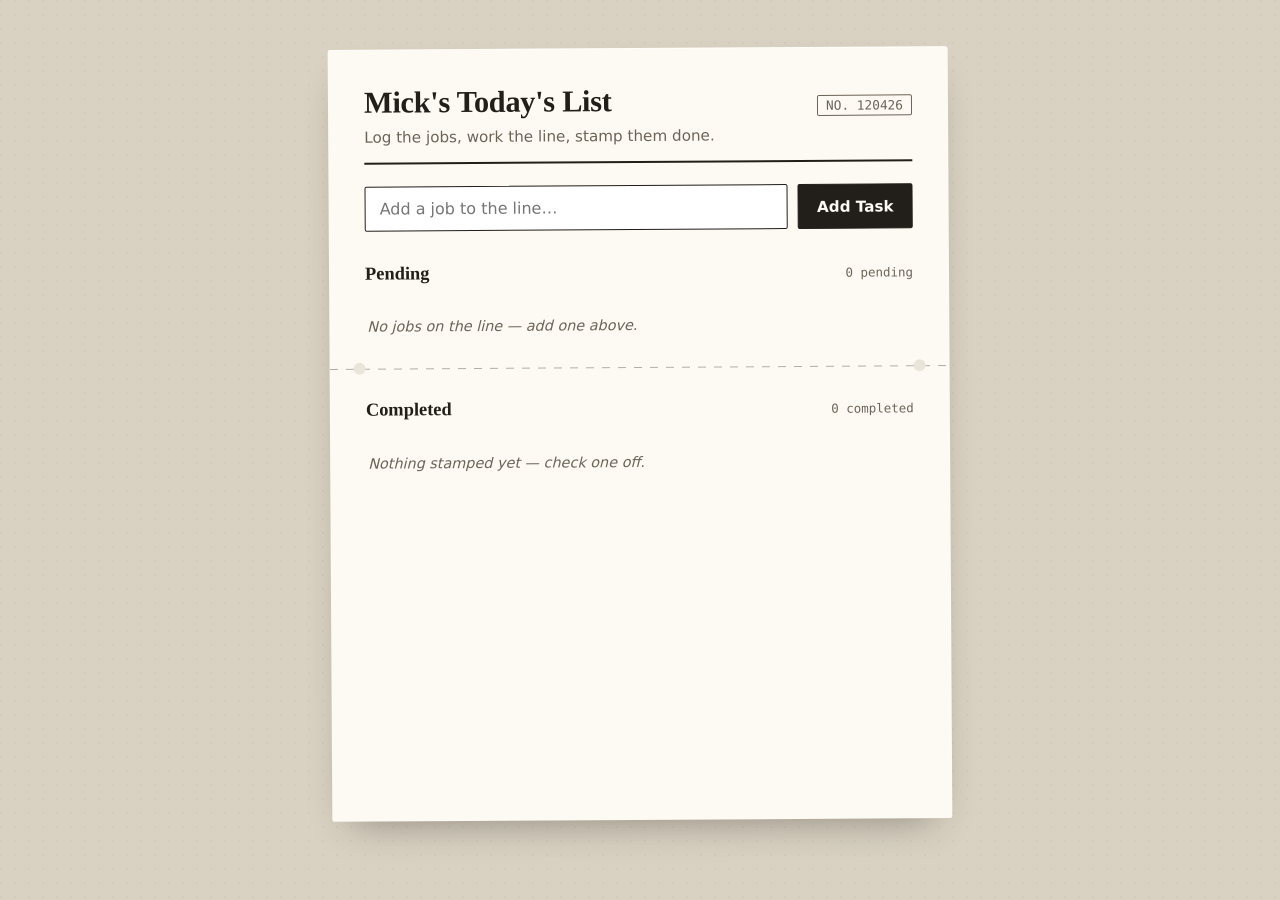
<file: WebDev-Level2- To-Do Web App/index.html>
<!DOCTYPE html>
<html lang="en">
<head>
<meta charset="UTF-8">
<meta name="viewport" content="width=device-width, initial-scale=1.0">
<title>Today's List — Task Ticket</title>


<link rel="stylesheet" href="style.css">
</head>
<body>

<main class="docket">
  <header class="docket__header">
    <div class="docket__title-row">
      <h1>Mick's Today's List</h1>
      <span class="docket__stamp-date" id="docketDate"></span>
    </div>
    <p class="docket__sub">Log the jobs, work the line, stamp them done.</p>
  </header>

  <form class="docket__intake" id="addForm" autocomplete="off">
    <input type="text" id="taskInput" placeholder="Add a job to the line…" maxlength="140" aria-label="New task">
    <button type="submit" class="btn btn--add">Add Task</button>
  </form>

  <section class="docket__section" aria-labelledby="pendingHeading">
    <div class="docket__section-head">
      <h2 id="pendingHeading">Pending</h2>
      <span class="docket__count" id="pendingCount">0 pending</span>
    </div>
    <ul class="docket__list" id="pendingList"></ul>
    <p class="docket__empty" id="pendingEmpty">No jobs on the line — add one above.</p>
  </section>

  <div class="docket__perf" aria-hidden="true"></div>

  <section class="docket__section" aria-labelledby="completedHeading">
    <div class="docket__section-head">
      <h2 id="completedHeading">Completed</h2>
      <span class="docket__count" id="completedCount">0 completed</span>
    </div>
    <ul class="docket__list" id="completedList"></ul>
    <p class="docket__empty" id="completedEmpty">Nothing stamped yet — check one off.</p>
  </section>
</main>

<template id="taskTemplate">
  <li class="task">
    <button class="task__toggle" type="button" aria-label="Mark task complete"></button>
    <div class="task__body">
      <span class="task__text"></span>
      <input class="task__edit-input" type="text" maxlength="140">
      <span class="task__time"></span>
    </div>
    <div class="task__actions">
      <button class="task__icon-btn task__edit" type="button" aria-label="Edit task">✎</button>
      <button class="task__icon-btn task__delete" type="button" aria-label="Delete task">✕</button>
    </div>
  </li>
</template>

<script src="script.js"></script>
</body>
</html>
</file>
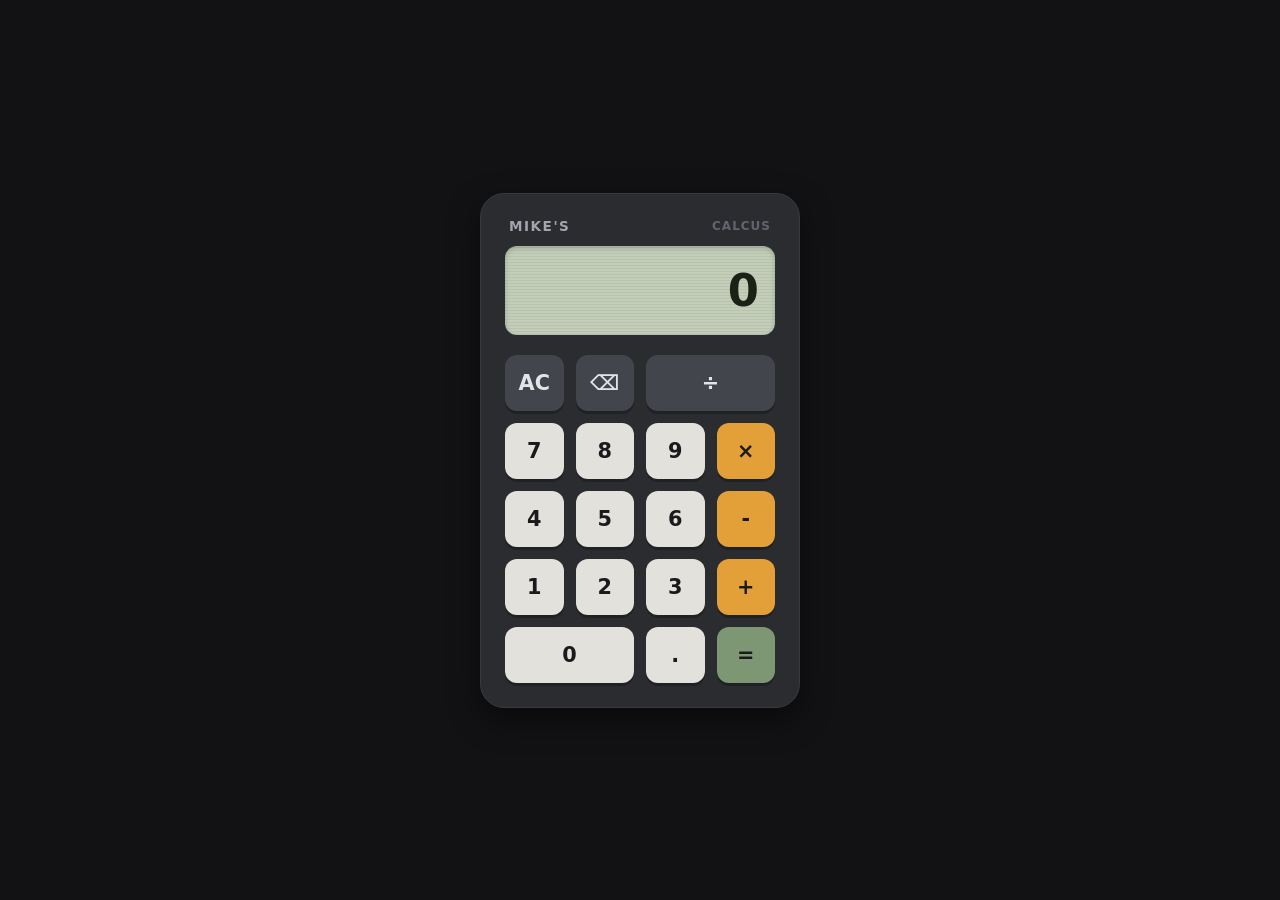
<file: WebDev-Level2-Calculator/index.html>
<!DOCTYPE html>
<html lang="en">
<head>
  <meta charset="UTF-8" />
  <meta name="viewport" content="width=device-width, initial-scale=1.0"/>
  <title>Calculator</title>
  <link rel="stylesheet" href="style.css" />
</head>
<body>
  <div class="calculator">
    <div class="calc-header">
      <span class="brand">MIKE'S</span>
      <span class="model">CALCUS</span>
    </div>
    <div id="display" class="display">0</div>
    <div class="buttons">
      <button class="btn btn-dark" data-action="clear">AC</button>
      <button class="btn btn-dark" data-action="backspace">⌫</button>
      <button class="btn btn-dark btn-wide" data-action="operator" data-value="/">÷</button>

      <button class="btn btn-light" data-value="7">7</button>
      <button class="btn btn-light" data-value="8">8</button>
      <button class="btn btn-light" data-value="9">9</button>
      <button class="btn btn-orange" data-action="operator" data-value="*">×</button>

      <button class="btn btn-light" data-value="4">4</button>
      <button class="btn btn-light" data-value="5">5</button>
      <button class="btn btn-light" data-value="6">6</button>
      <button class="btn btn-orange" data-action="operator" data-value="-">-</button>

      <button class="btn btn-light" data-value="1">1</button>
      <button class="btn btn-light" data-value="2">2</button>
      <button class="btn btn-light" data-value="3">3</button>
      <button class="btn btn-orange" data-action="operator" data-value="+">+</button>

      <button class="btn btn-light btn-zero" data-value="0">0</button>
      <button class="btn btn-light" data-value=".">.</button>
      <button class="btn btn-green" data-action="calculate">=</button>
    </div>
  </div>
  <script src="script.js"></script>
</body>
</html>
</file>
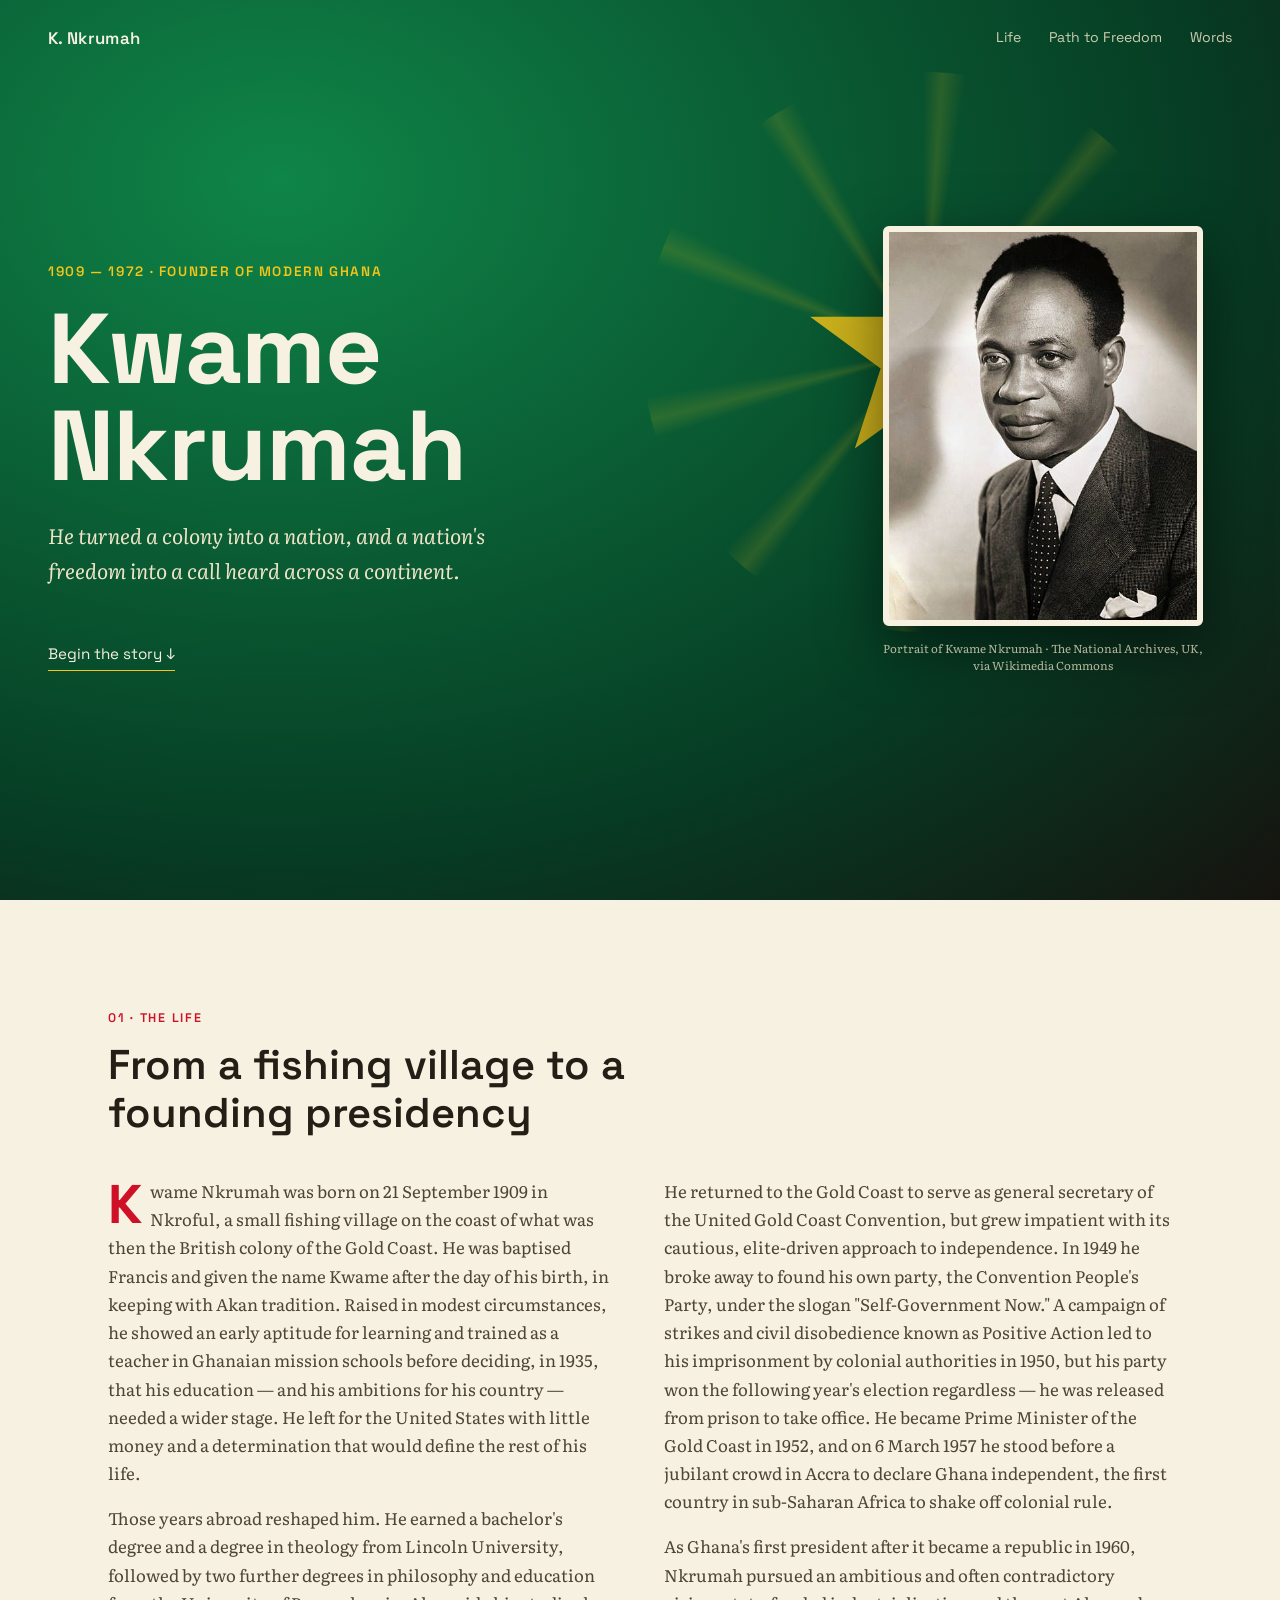
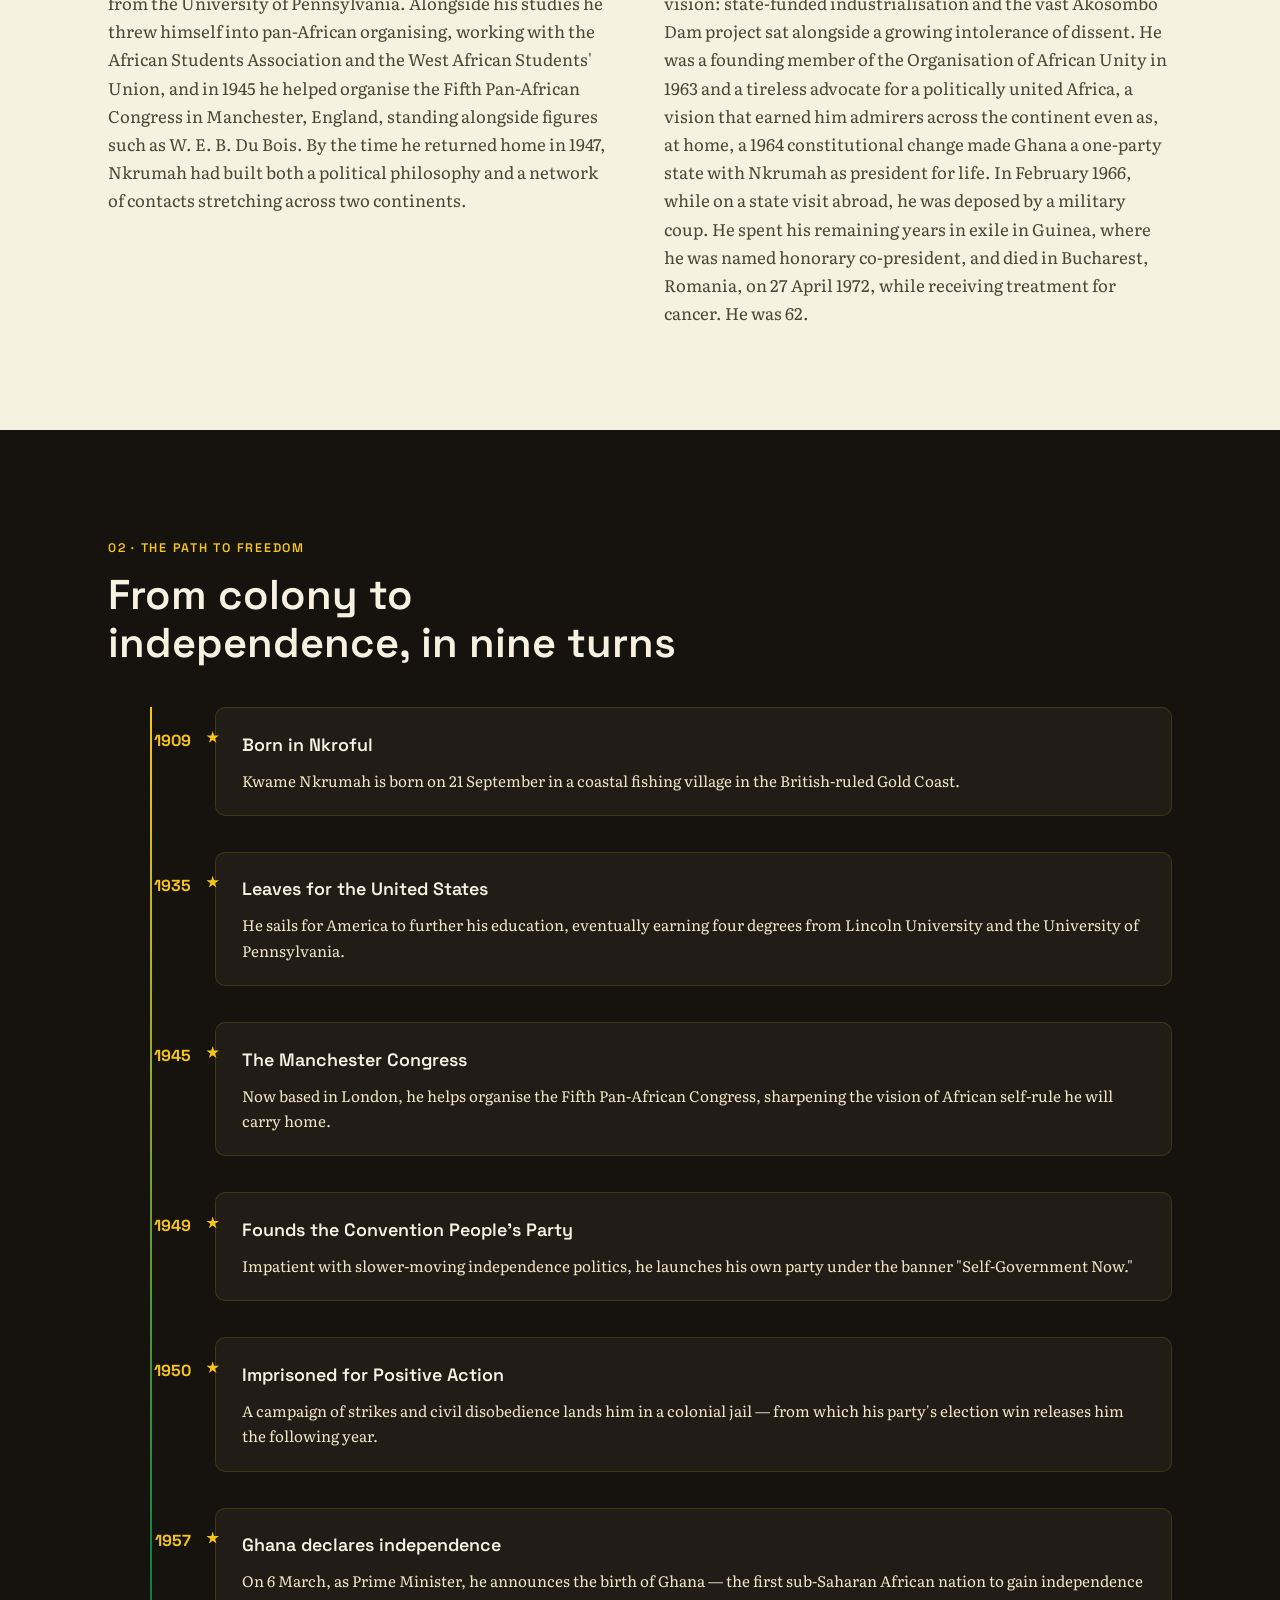
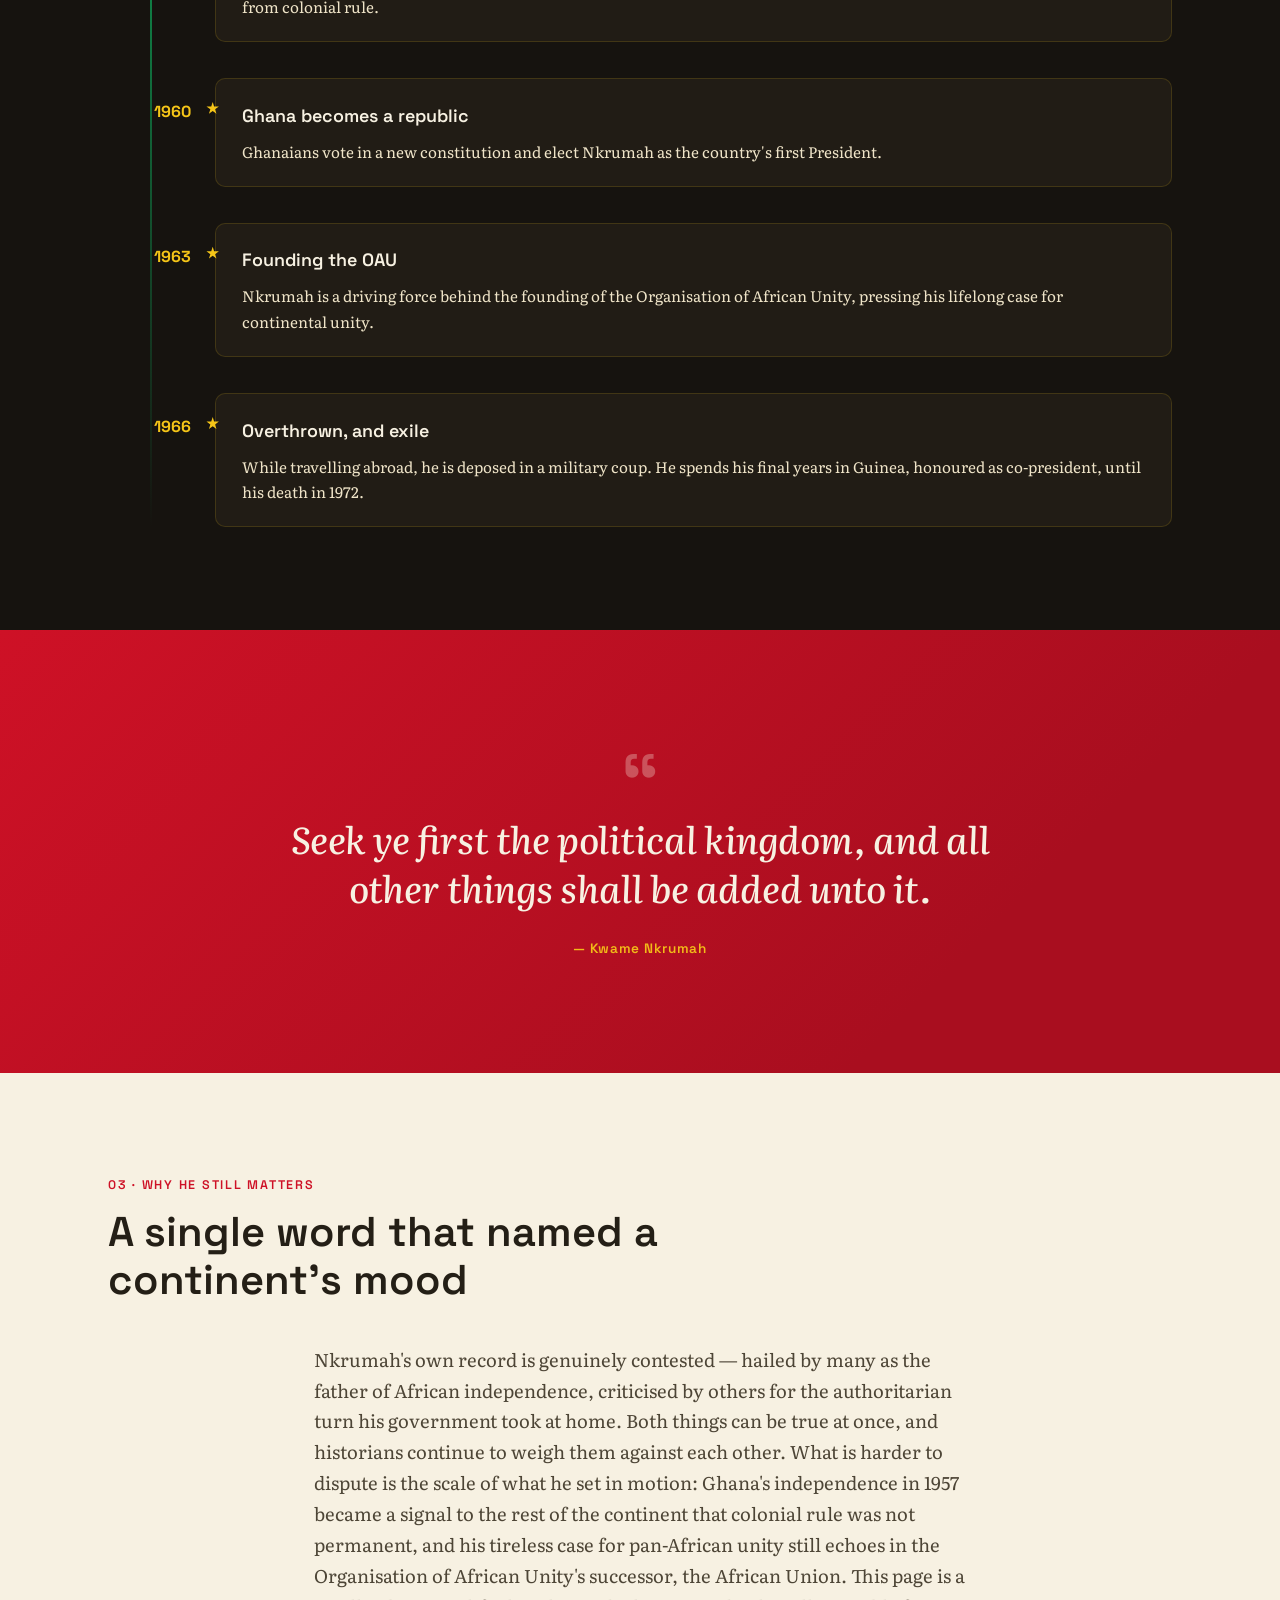
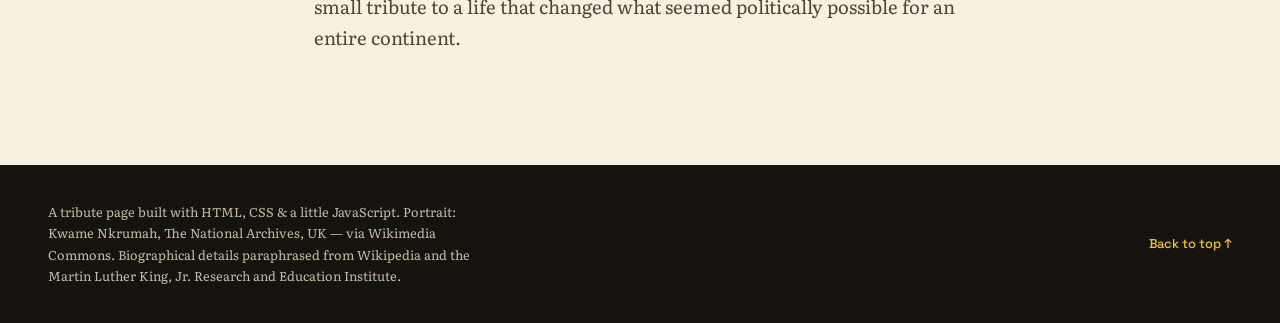
<file: WebDev-Level2-Tribute Page/index.html>
<!DOCTYPE html>
<html lang="en">
<head>
<meta charset="UTF-8">
<meta name="viewport" content="width=device-width, initial-scale=1.0">
<title>Kwame Nkrumah — A Tribute</title>
<link rel="preconnect" href="https://fonts.googleapis.com">
<link rel="preconnect" href="https://fonts.gstatic.com" crossorigin>
<link href="https://fonts.googleapis.com/css2?family=Space+Grotesk:wght@500;600;700&family=Literata:ital,opsz,wght@0,18..144,400;0,18..144,500;0,18..144,600;1,18..144,500&display=swap" rel="stylesheet">
<link rel="stylesheet" href="style.css">
</head>
<body>

  <!-- ===== HERO ===== -->
  <header class="hero" id="top">
    <div class="hero-rays" aria-hidden="true"></div>
    <nav class="hero-nav">
      <span class="hero-nav-mark">K. Nkrumah</span>
      <div class="hero-nav-links">
        <a href="#biography">Life</a>
        <a href="#timeline">Path to Freedom</a>
        <a href="#quote">Words</a>
      </div>
    </nav>

    <div class="hero-content">
      <p class="hero-eyebrow">1909 — 1972 · Founder of Modern Ghana</p>
      <h1 class="hero-name">Kwame<br>Nkrumah</h1>
      <p class="hero-tagline">He turned a colony into a nation, and a nation's freedom into a call heard across a continent.</p>
      <a class="hero-scroll" href="#biography">Begin the story ↓</a>
    </div>

    <figure class="hero-portrait">
      <img src="kd.jpg" alt="Portrait photograph of Kwame Nkrumah" loading="eager">
      <figcaption>Portrait of Kwame Nkrumah <span aria-hidden="true">·</span> The National Archives, UK, via Wikimedia Commons</figcaption>
    </figure>
  </header>

  <!-- ===== BIOGRAPHY ===== -->
  <main>
    <section class="biography" id="biography">
      <div class="section-heading">
        <span class="section-eyebrow">01 · The Life</span>
        <h2>From a fishing village to a founding presidency</h2>
      </div>

      <div class="bio-columns">
        <p>Kwame Nkrumah was born on 21 September 1909 in Nkroful, a small fishing village on the coast of what was then the British colony of the Gold Coast. He was baptised Francis and given the name Kwame after the day of his birth, in keeping with Akan tradition. Raised in modest circumstances, he showed an early aptitude for learning and trained as a teacher in Ghanaian mission schools before deciding, in 1935, that his education — and his ambitions for his country — needed a wider stage. He left for the United States with little money and a determination that would define the rest of his life.</p>

        <p>Those years abroad reshaped him. He earned a bachelor's degree and a degree in theology from Lincoln University, followed by two further degrees in philosophy and education from the University of Pennsylvania. Alongside his studies he threw himself into pan-African organising, working with the African Students Association and the West African Students' Union, and in 1945 he helped organise the Fifth Pan-African Congress in Manchester, England, standing alongside figures such as W. E. B. Du Bois. By the time he returned home in 1947, Nkrumah had built both a political philosophy and a network of contacts stretching across two continents.</p>

        <p>He returned to the Gold Coast to serve as general secretary of the United Gold Coast Convention, but grew impatient with its cautious, elite-driven approach to independence. In 1949 he broke away to found his own party, the Convention People's Party, under the slogan "Self-Government Now." A campaign of strikes and civil disobedience known as Positive Action led to his imprisonment by colonial authorities in 1950, but his party won the following year's election regardless — he was released from prison to take office. He became Prime Minister of the Gold Coast in 1952, and on 6 March 1957 he stood before a jubilant crowd in Accra to declare Ghana independent, the first country in sub-Saharan Africa to shake off colonial rule.</p>

        <p>As Ghana's first president after it became a republic in 1960, Nkrumah pursued an ambitious and often contradictory vision: state-funded industrialisation and the vast Akosombo Dam project sat alongside a growing intolerance of dissent. He was a founding member of the Organisation of African Unity in 1963 and a tireless advocate for a politically united Africa, a vision that earned him admirers across the continent even as, at home, a 1964 constitutional change made Ghana a one-party state with Nkrumah as president for life. In February 1966, while on a state visit abroad, he was deposed by a military coup. He spent his remaining years in exile in Guinea, where he was named honorary co-president, and died in Bucharest, Romania, on 27 April 1972, while receiving treatment for cancer. He was 62.</p>
      </div>
    </section>

    <!-- ===== TIMELINE ===== -->
    <section class="timeline-section" id="timeline">
      <div class="section-heading light">
        <span class="section-eyebrow">02 · The Path to Freedom</span>
        <h2>From colony to independence, in nine turns</h2>
      </div>

      <ol class="timeline">
        <li class="timeline-item">
          <div class="timeline-year">1909</div>
          <div class="timeline-card">
            <h3>Born in Nkroful</h3>
            <p>Kwame Nkrumah is born on 21 September in a coastal fishing village in the British-ruled Gold Coast.</p>
          </div>
        </li>
        <li class="timeline-item">
          <div class="timeline-year">1935</div>
          <div class="timeline-card">
            <h3>Leaves for the United States</h3>
            <p>He sails for America to further his education, eventually earning four degrees from Lincoln University and the University of Pennsylvania.</p>
          </div>
        </li>
        <li class="timeline-item">
          <div class="timeline-year">1945</div>
          <div class="timeline-card">
            <h3>The Manchester Congress</h3>
            <p>Now based in London, he helps organise the Fifth Pan-African Congress, sharpening the vision of African self-rule he will carry home.</p>
          </div>
        </li>
        <li class="timeline-item">
          <div class="timeline-year">1949</div>
          <div class="timeline-card">
            <h3>Founds the Convention People's Party</h3>
            <p>Impatient with slower-moving independence politics, he launches his own party under the banner "Self-Government Now."</p>
          </div>
        </li>
        <li class="timeline-item">
          <div class="timeline-year">1950</div>
          <div class="timeline-card">
            <h3>Imprisoned for Positive Action</h3>
            <p>A campaign of strikes and civil disobedience lands him in a colonial jail — from which his party's election win releases him the following year.</p>
          </div>
        </li>
        <li class="timeline-item">
          <div class="timeline-year">1957</div>
          <div class="timeline-card">
            <h3>Ghana declares independence</h3>
            <p>On 6 March, as Prime Minister, he announces the birth of Ghana — the first sub-Saharan African nation to gain independence from colonial rule.</p>
          </div>
        </li>
        <li class="timeline-item">
          <div class="timeline-year">1960</div>
          <div class="timeline-card">
            <h3>Ghana becomes a republic</h3>
            <p>Ghanaians vote in a new constitution and elect Nkrumah as the country's first President.</p>
          </div>
        </li>
        <li class="timeline-item">
          <div class="timeline-year">1963</div>
          <div class="timeline-card">
            <h3>Founding the OAU</h3>
            <p>Nkrumah is a driving force behind the founding of the Organisation of African Unity, pressing his lifelong case for continental unity.</p>
          </div>
        </li>
        <li class="timeline-item">
          <div class="timeline-year">1966</div>
          <div class="timeline-card">
            <h3>Overthrown, and exile</h3>
            <p>While travelling abroad, he is deposed in a military coup. He spends his final years in Guinea, honoured as co-president, until his death in 1972.</p>
          </div>
        </li>
      </ol>
    </section>

    <!-- ===== QUOTE ===== -->
    <section class="quote-section" id="quote">
      <div class="quote-block">
        <span class="quote-mark" aria-hidden="true">&#8220;</span>
        <blockquote>
          <p>Seek ye first the political kingdom, and all other things shall be added unto it.</p>
        </blockquote>
        <cite>— Kwame Nkrumah</cite>
      </div>
    </section>

    <!-- ===== CLOSING ===== -->
    <section class="closing">
      <div class="section-heading">
        <span class="section-eyebrow">03 · Why He Still Matters</span>
        <h2>A single word that named a continent's mood</h2>
      </div>
      <p class="closing-text">Nkrumah's own record is genuinely contested — hailed by many as the father of African independence, criticised by others for the authoritarian turn his government took at home. Both things can be true at once, and historians continue to weigh them against each other. What is harder to dispute is the scale of what he set in motion: Ghana's independence in 1957 became a signal to the rest of the continent that colonial rule was not permanent, and his tireless case for pan-African unity still echoes in the Organisation of African Unity's successor, the African Union. This page is a small tribute to a life that changed what seemed politically possible for an entire continent.</p>
    </section>
  </main>

  <footer class="site-footer">
    <p>A tribute page built with HTML, CSS &amp; a little JavaScript. Portrait: Kwame Nkrumah, The National Archives, UK — via Wikimedia Commons. Biographical details paraphrased from Wikipedia and the Martin Luther King, Jr. Research and Education Institute.</p>
    <a href="#top" class="back-to-top">Back to top ↑</a>
  </footer>

<script src="script.js"></script>
</body>
</html>
</file>
<file: WebDev-Level2- To-Do Web App/style.css>
:root {
  --backdrop: #D9D2C3;
  --paper: #FDFAF3;
  --paper-line: #E6DFCE;
  --ink: #221F1B;
  --ink-soft: #6B6459;
  --pencil-red: #B23A24;
  --pencil-red-dim: #D8CBC2;
  --stamp-green: #3E6B4C;
  --stamp-green-dim: #DDE6DE;
  --focus-ring: #7A6A46;

  --font-display: 'Zilla Slab', Georgia, serif;
  --font-body: 'Inter', system-ui, sans-serif;
  --font-mono: 'IBM Plex Mono', ui-monospace, monospace;
}

* { box-sizing: border-box; }

body {
  margin: 0;
  min-height: 100vh;
  background: var(--backdrop);
  background-image:
    radial-gradient(circle at 1px 1px, rgba(0,0,0,0.035) 1px, transparent 0);
  background-size: 14px 14px;
  font-family: var(--font-body);
  color: var(--ink);
  display: flex;
  justify-content: center;
  padding: 48px 20px 80px;
}

.docket {
  width: 100%;
  max-width: 620px;
  background: var(--paper);
  border-radius: 3px;
  box-shadow: 0 1px 0 rgba(255,255,255,0.6) inset, 0 18px 40px -20px rgba(30,25,15,0.45);
  transform: rotate(-0.35deg);
  padding: 36px 36px 44px;
}

.docket__header {
  border-bottom: 2px solid var(--ink);
  padding-bottom: 16px;
  margin-bottom: 22px;
}

.docket__title-row {
  display: flex;
  align-items: baseline;
  justify-content: space-between;
  gap: 12px;
  flex-wrap: wrap;
}

.docket__title-row h1 {
  font-family: var(--font-display);
  font-weight: 700;
  font-size: 1.9rem;
  margin: 0;
  letter-spacing: -0.01em;
}

.docket__stamp-date {
  font-family: var(--font-mono);
  font-size: 0.8rem;
  color: var(--ink-soft);
  border: 1px solid var(--ink-soft);
  padding: 2px 8px;
  border-radius: 2px;
  white-space: nowrap;
}

.docket__sub {
  margin: 8px 0 0;
  color: var(--ink-soft);
  font-size: 0.95rem;
}

.docket__intake {
  display: flex;
  gap: 10px;
  margin-bottom: 32px;
}

.docket__intake input {
  flex: 1;
  font-family: var(--font-body);
  font-size: 1rem;
  padding: 12px 14px;
  border: 1.5px solid var(--ink);
  border-radius: 2px;
  background: #fff;
  color: var(--ink);
}

.docket__intake input:focus {
  outline: 2px solid var(--focus-ring);
  outline-offset: 1px;
}

.btn {
  font-family: var(--font-body);
  font-weight: 600;
  font-size: 0.95rem;
  border: 1.5px solid var(--ink);
  background: var(--ink);
  color: var(--paper);
  padding: 12px 18px;
  border-radius: 2px;
  cursor: pointer;
  transition: transform 0.12s ease, background 0.12s ease;
}

.btn:hover { background: #3a352d; }
.btn:active { transform: translateY(1px); }
.btn:focus-visible { outline: 2px solid var(--focus-ring); outline-offset: 2px; }

.docket__section-head {
  display: flex;
  align-items: baseline;
  justify-content: space-between;
  margin-bottom: 10px;
}

.docket__section-head h2 {
  font-family: var(--font-display);
  font-size: 1.15rem;
  font-weight: 600;
  margin: 0;
}

.docket__count {
  font-family: var(--font-mono);
  font-size: 0.78rem;
  color: var(--ink-soft);
}

.docket__list {
  list-style: none;
  margin: 0;
  padding: 0;
  display: flex;
  flex-direction: column;
  gap: 8px;
}

.docket__empty {
  display: none;
  color: var(--ink-soft);
  font-size: 0.9rem;
  font-style: italic;
  padding: 10px 2px 4px;
}

.docket__section.is-empty .docket__empty { display: block; }

.docket__perf {
  height: 1px;
  margin: 30px -36px;
  background-image: repeating-linear-gradient(to right, var(--ink-soft) 0 8px, transparent 8px 16px);
  opacity: 0.5;
  position: relative;
}
.docket__perf::before, .docket__perf::after {
  content: "";
  position: absolute;
  top: -6px;
  width: 12px;
  height: 12px;
  border-radius: 50%;
  background: var(--backdrop);
}
.docket__perf::before { left: 24px; }
.docket__perf::after { right: 24px; }

.task {
  display: flex;
  align-items: flex-start;
  gap: 10px;
  padding: 10px 10px;
  border: 1px solid var(--paper-line);
  border-radius: 2px;
  background: #fff;
  position: relative;
  overflow: hidden;
}

.task--completed {
  background: var(--stamp-green-dim);
  border-color: #cddccf;
}

.task__toggle {
  flex-shrink: 0;
  width: 22px;
  height: 22px;
  margin-top: 2px;
  border-radius: 50%;
  border: 2px solid var(--ink);
  background: transparent;
  cursor: pointer;
  position: relative;
  padding: 0;
}

.task__toggle:focus-visible { outline: 2px solid var(--focus-ring); outline-offset: 2px; }

.task--completed .task__toggle {
  border-color: var(--stamp-green);
  background: var(--stamp-green);
}
.task--completed .task__toggle::after {
  content: "";
  position: absolute;
  left: 6px;
  top: 2px;
  width: 5px;
  height: 10px;
  border-right: 2px solid #fff;
  border-bottom: 2px solid #fff;
  transform: rotate(40deg);
}

.task__body {
  flex: 1;
  min-width: 0;
  display: flex;
  flex-direction: column;
  gap: 2px;
}

.task__text {
  font-size: 0.98rem;
  line-height: 1.4;
  word-break: break-word;
}

.task--completed .task__text {
  color: var(--ink-soft);
  text-decoration: line-through;
  text-decoration-color: var(--stamp-green);
  text-decoration-thickness: 1.5px;
}

.task__edit-input {
  display: none;
  font-family: var(--font-body);
  font-size: 0.98rem;
  padding: 4px 6px;
  border: 1.5px solid var(--pencil-red);
  border-radius: 2px;
  width: 100%;
}

.task.is-editing .task__text { display: none; }
.task.is-editing .task__edit-input { display: block; }

.task__time {
  font-family: var(--font-mono);
  font-size: 0.72rem;
  color: var(--ink-soft);
}

.task__actions {
  display: flex;
  gap: 4px;
  flex-shrink: 0;
}

.task__icon-btn {
  width: 26px;
  height: 26px;
  border: 1px solid var(--paper-line);
  background: #fff;
  border-radius: 2px;
  cursor: pointer;
  font-size: 0.85rem;
  line-height: 1;
  display: flex;
  align-items: center;
  justify-content: center;
  color: var(--ink-soft);
}

.task__edit:hover { color: var(--ink); border-color: var(--ink); }
.task__delete:hover { color: var(--pencil-red); border-color: var(--pencil-red); }
.task__icon-btn:focus-visible { outline: 2px solid var(--focus-ring); outline-offset: 1px; }

.task.is-leaving {
  animation: taskLeave 0.18s ease forwards;
}

@media (prefers-reduced-motion: no-preference) {
  .task.is-entering { animation: taskEnter 0.18s ease; }
  .task--completed.is-stamping .task__toggle::after {
    animation: stampIn 0.25s cubic-bezier(0.34, 1.56, 0.64, 1);
  }
}

@keyframes taskEnter {
  from { opacity: 0; transform: translateY(-4px); }
  to { opacity: 1; transform: translateY(0); }
}
@keyframes taskLeave {
  to { opacity: 0; transform: scale(0.97); }
}
@keyframes stampIn {
  from { transform: rotate(40deg) scale(2); opacity: 0; }
  to { transform: rotate(40deg) scale(1); opacity: 1; }
}

@media (max-width: 480px) {
  .docket { padding: 26px 20px 34px; transform: none; }
  .docket__perf { margin: 26px -20px; }
  .docket__intake { flex-direction: column; }
  .btn--add { width: 100%; }
}
</file>
<file: WebDev-Level2-Calculator/style.css>
* {
  box-sizing: border-box;
  margin: 0;
  padding: 0;
  font-family: 'Segoe UI', system-ui, -apple-system, sans-serif;
}

body {
  display: flex;
  justify-content: center;
  align-items: center;
  min-height: 100vh;
  background-color: #121214;
}

.calculator {
  width: 320px;
  background: #2b2c30;
  border-radius: 24px;
  padding: 24px;
  box-shadow: 0 12px 30px rgba(0, 0, 0, 0.5);
  border: 1px solid #38393e;
}

/* Header branding */
.calc-header {
  display: flex;
  justify-content: space-between;
  align-items: center;
  margin-bottom: 12px;
  padding: 0 4px;
}

.brand {
  color: #a3a5ad;
  font-weight: 700;
  font-size: 0.85rem;
  letter-spacing: 1.5px;
}

.model {
  color: #63656e;
  font-weight: 600;
  font-size: 0.75rem;
  letter-spacing: 1px;
}

/* LCD Screen with Retro Scanlines */
.display {
  background-color: #c2ceb8;
  background-image: repeating-linear-gradient(
    0deg,
    rgba(0, 0, 0, 0.05),
    rgba(0, 0, 0, 0.05) 1px,
    transparent 1px,
    transparent 3px
  );
  color: #1a2215;
  font-size: 2.8rem;
  font-weight: 600;
  text-align: right;
  padding: 18px 16px;
  border-radius: 12px;
  margin-bottom: 20px;
  box-shadow: inset 0 2px 5px rgba(0, 0, 0, 0.2);
  min-height: 80px;
  display: flex;
  align-items: center;
  justify-content: flex-end;
  word-break: break-all;
}

/* Grid Layout */
.buttons {
  display: grid;
  grid-template-columns: repeat(4, 1fr);
  gap: 12px;
}

/* Base Button Styles */
.btn {
  height: 56px;
  font-size: 1.3rem;
  font-weight: 600;
  border: none;
  border-radius: 12px;
  cursor: pointer;
  transition: filter 0.15s ease, transform 0.05s ease;
  box-shadow: 0 3px 0 rgba(0, 0, 0, 0.25);
}

.btn:active {
  transform: translateY(2px);
  box-shadow: 0 1px 0 rgba(0, 0, 0, 0.25);
}

/* Specific Button Color Schemes */
.btn-dark {
  background-color: #43454c;
  color: #e3e4e8;
}

.btn-light {
  background-color: #e2e1dc;
  color: #1a1a1c;
}

.btn-orange {
  background-color: #e3a038;
  color: #1a1a1c;
}

.btn-green {
  background-color: #7d9673;
  color: #1a1a1c;
}

/* Layout Spans */
.btn-wide {
  grid-column: span 2;
}

.btn-zero {
  grid-column: span 2;
}
</file>
<file: WebDev-Level2-Tribute Page/style.css>
/* =========================================================
   Kwame Nkrumah — Tribute Page
   Palette drawn from Ghana's own flag and Black Star emblem:
   forest green, black-star charcoal, flag gold, flag red.
   ========================================================= */

:root {
  --green-deep:   #063d24;
  --green:        #0b6b3a;
  --green-2:      #0f8548;
  --charcoal:     #16130f;
  --charcoal-2:   #211c15;
  --gold:         #f5c518;
  --gold-soft:    #e6b93a;
  --red:          #ce1126;
  --cream:        #f7f1e2;
  --cream-2:      #efe4c8;
  --ink:          #241f16;
  --ink-soft:     #4d4536;

  --font-display: "Space Grotesk", "Segoe UI", sans-serif;
  --font-body: "Literata", Georgia, serif;

  --max-width: 1160px;
}

* { box-sizing: border-box; }

html { scroll-behavior: smooth; }

body {
  margin: 0;
  font-family: var(--font-body);
  color: var(--ink);
  background: var(--cream);
  line-height: 1.68;
  -webkit-font-smoothing: antialiased;
}

img { max-width: 100%; display: block; }

a { color: inherit; }

h1, h2, h3 { font-family: var(--font-display); margin: 0; }

p { margin: 0 0 1em; }

.section-heading { max-width: var(--max-width); margin: 0 auto; padding: 0 clamp(1.5rem, 5vw, 3rem); }
.section-eyebrow {
  display: inline-block;
  font-family: var(--font-display);
  font-size: 0.78rem;
  font-weight: 600;
  letter-spacing: 0.14em;
  text-transform: uppercase;
  color: var(--red);
  margin-bottom: 0.75rem;
}
.section-heading.light .section-eyebrow { color: var(--gold); }
.section-heading h2 {
  font-size: clamp(1.8rem, 3.4vw, 2.6rem);
  font-weight: 600;
  max-width: 22ch;
  margin-bottom: 2.5rem;
  line-height: 1.15;
}
.section-heading.light h2 { color: var(--cream); }

/* ===================== HERO ===================== */
.hero {
  position: relative;
  min-height: 100vh;
  background: radial-gradient(ellipse at 22% 20%, var(--green-2), var(--green-deep) 65%, var(--charcoal) 100%);
  color: var(--cream);
  overflow: hidden;
  display: flex;
  flex-direction: column;
}

/* Signature element: a radiating "Black Star" — Ghana's national emblem —
   rendered as a rotating star polygon plus soft light rays. */
.hero-rays {
  position: absolute;
  inset: 0;
  z-index: 0;
  opacity: 0.9;
}

.hero-rays::before {
  content: "";
  position: absolute;
  top: 8%;
  right: 6%;
  width: min(46vw, 560px);
  height: min(46vw, 560px);
  background:
    conic-gradient(from 0deg,
      transparent 0deg, rgba(245,197,24,0.16) 4deg, transparent 9deg,
      transparent 36deg, rgba(245,197,24,0.16) 40deg, transparent 45deg,
      transparent 72deg, rgba(245,197,24,0.16) 76deg, transparent 81deg,
      transparent 108deg, rgba(245,197,24,0.16) 112deg, transparent 117deg,
      transparent 144deg, rgba(245,197,24,0.16) 148deg, transparent 153deg,
      transparent 180deg, rgba(245,197,24,0.16) 184deg, transparent 189deg,
      transparent 216deg, rgba(245,197,24,0.16) 220deg, transparent 225deg,
      transparent 252deg, rgba(245,197,24,0.16) 256deg, transparent 261deg,
      transparent 288deg, rgba(245,197,24,0.16) 292deg, transparent 297deg,
      transparent 324deg, rgba(245,197,24,0.16) 328deg, transparent 333deg,
      transparent 360deg);
  border-radius: 50%;
  animation: rays-spin 60s linear infinite;
}

.hero-rays::after {
  /* the star itself, drawn with clip-path */
  content: "";
  position: absolute;
  top: 8%;
  right: 6%;
  width: min(46vw, 560px);
  height: min(46vw, 560px);
  transform: translate(0,0) scale(0.42);
  transform-origin: center;
  background: var(--gold);
  opacity: 0.9;
  clip-path: polygon(
    50% 0%, 61% 35%, 98% 35%, 68% 57%, 79% 91%,
    50% 70%, 21% 91%, 32% 57%, 2% 35%, 39% 35%
  );
  filter: blur(0.3px) drop-shadow(0 0 40px rgba(245,197,24,0.35));
  animation: star-pulse 5s ease-in-out infinite;
}

@keyframes rays-spin {
  from { transform: rotate(0deg); }
  to   { transform: rotate(360deg); }
}
@keyframes star-pulse {
  0%, 100% { opacity: 0.8; transform: translate(0,0) scale(0.42); }
  50%      { opacity: 1;   transform: translate(0,0) scale(0.46); }
}

@media (prefers-reduced-motion: reduce) {
  .hero-rays::before, .hero-rays::after { animation: none; }
}

.hero-nav {
  position: relative;
  z-index: 2;
  display: flex;
  justify-content: space-between;
  align-items: center;
  padding: 1.5rem clamp(1.5rem, 5vw, 3rem);
}
.hero-nav-mark { font-family: var(--font-display); font-weight: 600; font-size: 1.05rem; letter-spacing: 0.02em; }
.hero-nav-links { display: flex; gap: 1.75rem; font-size: 0.88rem; font-family: var(--font-display); }
.hero-nav-links a { text-decoration: none; color: var(--cream-2); opacity: 0.85; transition: opacity 0.2s; }
.hero-nav-links a:hover { opacity: 1; color: var(--gold); }

.hero-content {
  position: relative;
  z-index: 2;
  max-width: var(--max-width);
  width: 100%;
  margin: 0 auto;
  padding: 3rem clamp(1.5rem, 5vw, 3rem) 2rem;
  flex: 1;
  display: flex;
  flex-direction: column;
  justify-content: center;
}

.hero-eyebrow {
  font-family: var(--font-display);
  font-size: 0.85rem;
  letter-spacing: 0.12em;
  text-transform: uppercase;
  color: var(--gold);
  margin-bottom: 1rem;
  font-weight: 600;
}

.hero-name {
  font-size: clamp(3rem, 9vw, 6.2rem);
  font-weight: 700;
  line-height: 0.98;
  margin-bottom: 1.5rem;
  max-width: 14ch;
  letter-spacing: -0.01em;
}

.hero-tagline {
  font-size: clamp(1.05rem, 1.7vw, 1.3rem);
  color: var(--cream-2);
  max-width: 42ch;
  font-family: var(--font-body);
  font-style: italic;
  font-weight: 400;
}

.hero-scroll {
  display: inline-block;
  margin-top: 2rem;
  text-decoration: none;
  color: var(--cream);
  border-bottom: 1px solid var(--gold);
  padding-bottom: 0.2rem;
  width: fit-content;
  font-size: 0.95rem;
  font-family: var(--font-display);
  transition: color 0.2s;
}
.hero-scroll:hover { color: var(--gold); }

.hero-portrait {
  position: relative;
  z-index: 2;
  align-self: center;
  margin: 0 auto 3.5rem;
  width: min(280px, 60vw);
}
.hero-portrait img {
  width: 100%;
  aspect-ratio: 4/5;
  object-fit: cover;
  border-radius: 6px;
  border: 6px solid var(--cream);
  box-shadow: 0 20px 60px rgba(0,0,0,0.5);
}
.hero-portrait figcaption {
  margin-top: 0.85rem;
  font-size: 0.72rem;
  color: var(--cream-2);
  opacity: 0.75;
  text-align: center;
  line-height: 1.5;
}

/* ===================== BIOGRAPHY ===================== */
.biography {
  padding: clamp(4rem, 8vw, 6.5rem) 0;
  background: var(--cream);
}

.bio-columns {
  max-width: var(--max-width);
  margin: 0 auto;
  padding: 0 clamp(1.5rem, 5vw, 3rem);
  columns: 1;
  font-size: 1.05rem;
  color: var(--ink-soft);
}

.bio-columns p:first-of-type::first-letter {
  font-family: var(--font-display);
  font-size: 3.4rem;
  font-weight: 700;
  float: left;
  line-height: 0.85;
  padding-right: 0.14em;
  margin-top: 0.08em;
  color: var(--red);
}

.bio-columns em { color: var(--ink); }

/* ===================== TIMELINE ===================== */
.timeline-section {
  background: var(--charcoal);
  padding: clamp(4rem, 8vw, 6.5rem) 0;
}

.timeline {
  list-style: none;
  margin: 0 auto;
  padding: 0 clamp(1.5rem, 5vw, 3rem);
  max-width: var(--max-width);
  position: relative;
}

.timeline::before {
  content: "";
  position: absolute;
  left: clamp(1.5rem, 5vw, 3rem);
  top: 0;
  bottom: 0;
  width: 2px;
  background: linear-gradient(to bottom, var(--gold), var(--green-2) 60%, transparent);
  margin-left: 2.6rem;
}

.timeline-item {
  display: grid;
  grid-template-columns: 5.2rem 1fr;
  gap: 1.5rem;
  align-items: start;
  position: relative;
  margin-bottom: 2.25rem;
}

.timeline-item:last-child { margin-bottom: 0; }

.timeline-year {
  font-family: var(--font-display);
  font-weight: 700;
  color: var(--gold);
  font-size: 1rem;
  text-align: right;
  padding-top: 1.3rem;
  position: relative;
}

.timeline-year::after {
  content: "";
  position: absolute;
  right: -1.75rem;
  top: 1.5rem;
  width: 13px;
  height: 13px;
  background: var(--gold);
  clip-path: polygon(50% 0%, 61% 35%, 98% 35%, 68% 57%, 79% 91%, 50% 70%, 21% 91%, 32% 57%, 2% 35%, 39% 35%);
  box-shadow: 0 0 0 4px var(--charcoal);
}

.timeline-card {
  background: var(--charcoal-2);
  border-radius: 10px;
  padding: 1.35rem 1.6rem;
  border: 1px solid rgba(245,197,24,0.15);
}

.timeline-card h3 {
  color: var(--cream);
  font-size: 1.12rem;
  font-weight: 600;
  margin-bottom: 0.5rem;
}

.timeline-card p {
  color: var(--cream-2);
  font-size: 0.95rem;
  margin: 0;
}

/* ===================== QUOTE ===================== */
.quote-section {
  background: linear-gradient(135deg, var(--red), #a90e1f 75%);
  padding: clamp(4.5rem, 9vw, 7rem) clamp(1.5rem, 5vw, 3rem);
  display: flex;
  justify-content: center;
}

.quote-block {
  max-width: 760px;
  text-align: center;
  position: relative;
}

.quote-mark {
  font-family: var(--font-display);
  font-size: 6rem;
  line-height: 1;
  color: var(--cream);
  opacity: 0.3;
  display: block;
}

.quote-block blockquote {
  margin: -1.5rem 0 1.25rem;
}

.quote-block p {
  font-family: var(--font-body);
  font-style: italic;
  font-weight: 500;
  font-size: clamp(1.5rem, 3.6vw, 2.3rem);
  color: var(--cream);
  line-height: 1.35;
  margin: 0;
}

.quote-block cite {
  font-family: var(--font-display);
  font-style: normal;
  font-size: 0.85rem;
  font-weight: 600;
  letter-spacing: 0.05em;
  color: var(--gold);
  opacity: 0.95;
}

/* ===================== CLOSING ===================== */
.closing {
  background: var(--cream);
  padding: clamp(4rem, 8vw, 6rem) 0 clamp(5rem, 9vw, 7rem);
}

.closing-text {
  max-width: var(--max-width);
  margin: 0 auto;
  padding: 0 clamp(1.5rem, 5vw, 3rem);
  font-size: 1.15rem;
  color: var(--ink-soft);
  max-width: 68ch;
}

/* ===================== FOOTER ===================== */
.site-footer {
  background: var(--charcoal);
  color: var(--cream-2);
  padding: 2.25rem clamp(1.5rem, 5vw, 3rem);
  display: flex;
  flex-wrap: wrap;
  gap: 1rem;
  justify-content: space-between;
  align-items: center;
  font-size: 0.8rem;
}

.site-footer p { margin: 0; max-width: 62ch; opacity: 0.8; }

.back-to-top {
  text-decoration: none;
  color: var(--gold);
  white-space: nowrap;
  font-weight: 500;
  font-family: var(--font-display);
}

/* Scroll reveal (progressive enhancement via script.js) */
.reveal {
  opacity: 0;
  transform: translateY(16px);
  transition: opacity 0.6s ease, transform 0.6s ease;
}
.reveal.is-visible {
  opacity: 1;
  transform: translateY(0);
}

/* ===================== RESPONSIVE ===================== */
@media (min-width: 760px) {
  .hero { flex-direction: row; align-items: center; }
  .hero-content { flex: 1; padding-top: 4rem; }
  .hero-portrait { margin: 0 clamp(2rem, 6vw, 5rem) 0 0; order: 2; width: min(320px, 32vw); }
  .hero-nav { position: absolute; top: 0; left: 0; right: 0; }

  .bio-columns { columns: 2; column-gap: 3rem; }
  .bio-columns p { break-inside: avoid; }
}

@media (max-width: 480px) {
  .hero-nav-links { gap: 1rem; font-size: 0.78rem; }
  .timeline-item { grid-template-columns: 3.6rem 1fr; gap: 1rem; }
  .timeline::before { margin-left: 1.4rem; }
  .timeline-year { font-size: 0.85rem; }
  .timeline-year::after { right: -1.1rem; width: 11px; height: 11px; }
}

/* Accessible focus states */
a:focus-visible {
  outline: 2px solid var(--gold);
  outline-offset: 3px;
}
</file>
